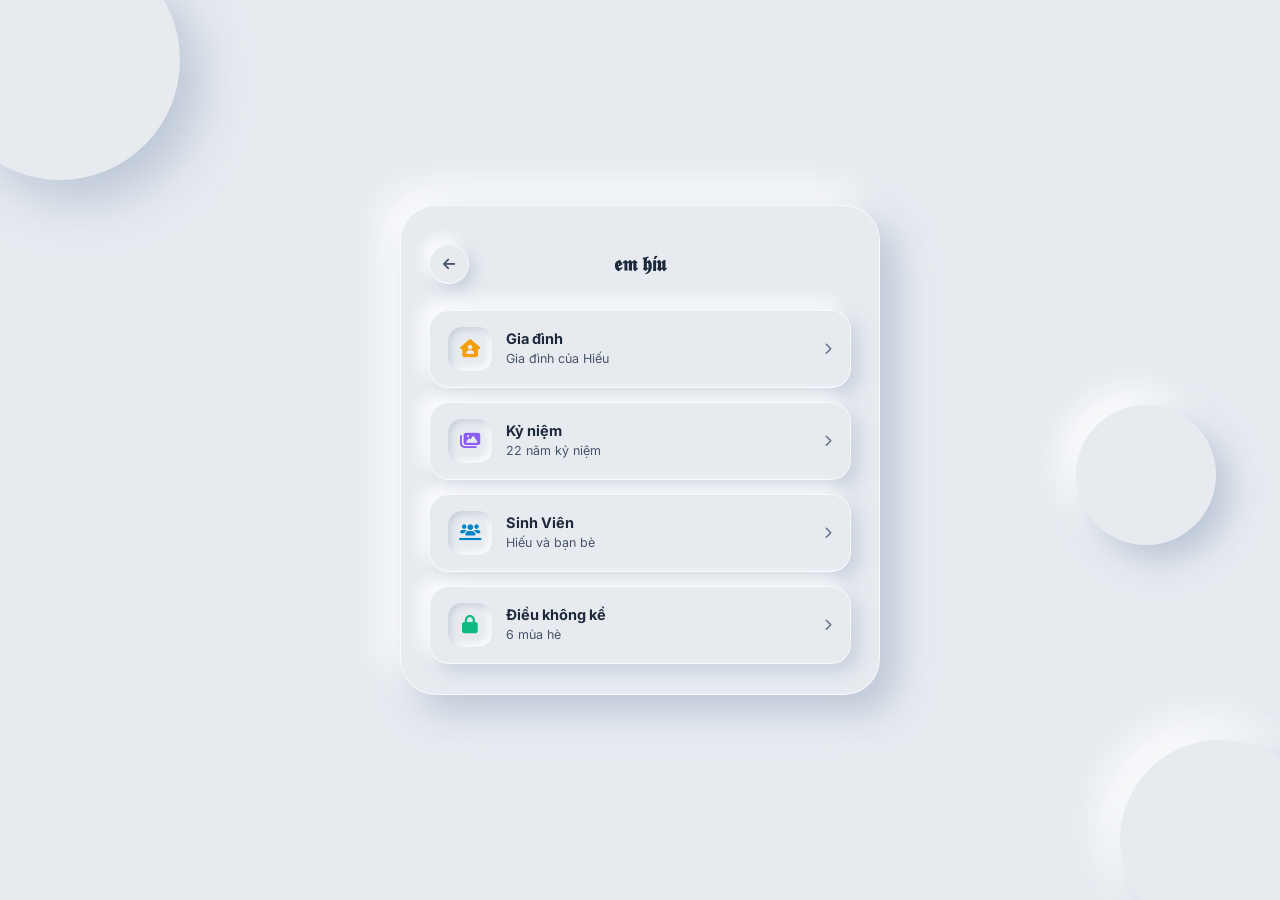
<file: friends.html>
<!DOCTYPE html>
<html lang="vi">

<head>
    <meta charset="UTF-8">
    <meta name="viewport" content="width=device-width, initial-scale=1.0">
    <title>Ban be - Trong Hieu</title>
    <meta name="description" content="Menu ban be cua Trong Hieu.">
    <link rel="canonical" href="https://tronghieu1201.github.io/bio_itme/friends.html">
    <link rel="icon" type="image/webp" href="https://res.cloudinary.com/dtpw5htqs/image/upload/v1782284174/4eae1994-3eea-4630-bc8e-10974bcad260_vvwupz.webp">
    <link rel="apple-touch-icon" href="https://res.cloudinary.com/dtpw5htqs/image/upload/v1782284174/4eae1994-3eea-4630-bc8e-10974bcad260_vvwupz.webp">
    <link rel="preconnect" href="https://fonts.googleapis.com">
    <link rel="preconnect" href="https://fonts.gstatic.com" crossorigin>
    <link href="https://fonts.googleapis.com/css2?family=Inter:wght@400;500;600;700&display=swap" rel="stylesheet">
    <link rel="stylesheet" href="https://cdnjs.cloudflare.com/ajax/libs/font-awesome/6.4.0/css/all.min.css">
    <link rel="stylesheet" href="style.css">
    <link rel="stylesheet" href="life.css">
</head>

<body>
    <div class="blob blob--1" aria-hidden="true"></div>
    <div class="blob blob--2" aria-hidden="true"></div>
    <div class="blob blob--3" aria-hidden="true"></div>

    <main class="bio-card life-page">
        <header class="life-header">
            <a href="./life.html" class="life-back" aria-label="Ve Goc ca nhan">
                <i class="fas fa-arrow-left" aria-hidden="true"></i>
            </a>
            <h1 class="life-title">𝖊𝖒 𝖍í𝖚</h1>
        </header>

        <section class="life-grid" aria-label="Danh muc ban be">
            <button type="button" class="life-card life-card--button life-card--family" data-locked-href="./family.html" data-key="Hieu2004@mmm" data-key-placeholder="" data-key-error="Chỉ có gia đình Hiếu mới mở được">
                <div class="life-card__icon"><i class="fas fa-house-user" aria-hidden="true"></i></div>
                <div class="life-card__body"><h2 class="life-card__title">Gia đình</h2><p class="life-card__desc">Gia đình của Hiếu</p></div>
                <i class="fas fa-chevron-right life-card__arrow" aria-hidden="true"></i>
            </button>
            <button type="button" class="life-card life-card--button" data-locked-href="./memories.html" data-key-placeholder="" data-key-error="Chỉ có bạn Hiếu mới mở được">
                <div class="life-card__icon"><i class="fas fa-images" aria-hidden="true"></i></div>
                <div class="life-card__body"><h2 class="life-card__title">Kỷ niệm</h2><p class="life-card__desc">22 năm kỷ niệm</p></div>
                <i class="fas fa-chevron-right life-card__arrow" aria-hidden="true"></i>
            </button>

            <button type="button" class="life-card life-card--button" data-locked-href="./students.html" data-key-placeholder="" data-key-error="Chỉ có bạn Hiếu mới mở được">
                <div class="life-card__icon"><i class="fas fa-users-line" aria-hidden="true"></i></div>
                <div class="life-card__body"><h2 class="life-card__title">Sinh Viên</h2><p class="life-card__desc">Hiếu và bạn bè</p></div>
                <i class="fas fa-chevron-right life-card__arrow" aria-hidden="true"></i>
            </button>

            <button type="button" class="life-card life-card--button life-card--secret" data-locked-href="./love-22.html" data-key="03421571650377144616" data-key-placeholder="" data-key-error="Chỉ có người đặc biệt mới mở được">
                <div class="life-card__icon"><i class="fas fa-lock" aria-hidden="true"></i></div>
                <div class="life-card__body"><h2 class="life-card__title">Điều không kể</h2><p class="life-card__desc">6 mùa hè</p></div>
                <i class="fas fa-chevron-right life-card__arrow" aria-hidden="true"></i>
            </button>
        </section>
    </main>

    <div class="key-modal" id="key-modal" role="dialog" aria-label="Nhap key" aria-hidden="true">
        <div class="key-modal__backdrop"></div>
        <article class="key-modal__card">
            <button type="button" class="key-modal__close" id="key-close" aria-label="Dong">&times;</button>
            <h2 class="key-modal__title">Xác nhận</h2>
            <form class="key-form" id="key-form">
                <input type="password" id="key-input" autocomplete="off" placeholder="">
                <button type="submit">Mở</button>
                <p class="key-modal__error" id="key-error" aria-live="polite"></p>
            </form>
        </article>
    </div>

    <script src="theme.js"></script>
    <script>
        (function () {
            var modal = document.getElementById('key-modal');
            var form = document.getElementById('key-form');
            var input = document.getElementById('key-input');
            var error = document.getElementById('key-error');
            var closeBtn = document.getElementById('key-close');
            var targetHref = '';
            var targetKey = '';
            var targetErrorMsg = '';
            var defaultPlaceholder = '';
            var KEY = '171209';

            function openModal(card) {
                targetHref = card ? card.getAttribute('data-locked-href') || '' : '';
                targetKey = card ? card.getAttribute('data-key') || KEY : KEY;
                targetErrorMsg = card ? card.getAttribute('data-key-error') || 'Nhập key trật lất' : 'Nhập key trật lất';
                if (input) input.setAttribute('placeholder', card ? card.getAttribute('data-key-placeholder') || defaultPlaceholder : defaultPlaceholder);
                if (error) error.textContent = '';
                if (input) input.value = '';
                document.body.classList.add('is-modal-open');
                modal.classList.add('is-open');
                modal.setAttribute('aria-hidden', 'false');
                setTimeout(function () { if (input) input.focus(); }, 60);
            }

            function closeModal() {
                document.body.classList.remove('is-modal-open');
                modal.classList.remove('is-open');
                modal.setAttribute('aria-hidden', 'true');
                targetHref = '';
                targetKey = '';
                targetErrorMsg = '';
                if (input) input.setAttribute('placeholder', defaultPlaceholder);
            }

            document.querySelectorAll('[data-locked-href]').forEach(function (card) {
                card.addEventListener('click', function () {
                    openModal(card);
                });
            });

            form.addEventListener('submit', function (e) {
                e.preventDefault();
                var keyValue = input.value.trim();
                if (!keyValue) {
                    error.innerHTML = 'Hãy nhập key';
                    input.focus();
                    return;
                }
                if (keyValue === targetKey && targetHref) {
                    window.location.href = targetHref;
                    return;
                }
                error.innerHTML = targetErrorMsg;
                input.select();
            });

            closeBtn.addEventListener('click', closeModal);
            modal.querySelector('.key-modal__backdrop').addEventListener('click', closeModal);
            document.addEventListener('keydown', function (e) {
                if (e.key === 'Escape') closeModal();
            });
        })();
    </script>
</body>

</html>
</file>
<file: style.css>
/* ========================================================
   STYLE.CSS – Trọng Hiếu Bio
   Neumorphism (Soft UI) Design System
   Color Distribution: 70% Base / 15% Shadow / 10% Text / 5% Accent
   ======================================================== */

/* ---------- Reset & Box Model ---------- */
*,
*::before,
*::after {
    margin: 0;
    padding: 0;
    box-sizing: border-box;
}

/* ---------- Neumorphism Design Tokens ---------- */
:root {
    /* 70% Base Canvas & Surface */
    --bg-base: #e7ebf0;
    --card-bg: #e7ebf0;
    --surface-sunken: #e2e7ee;

    /* 15% Dual Shadows (Light top-left, Muted bottom-right) */
    --shadow-light: rgba(255, 255, 255, 0.95);
    --shadow-dark: rgba(163, 177, 198, 0.65);
    --shadow-dark-subtle: rgba(163, 177, 198, 0.45);
    --shadow-dark-strong: rgba(150, 165, 186, 0.75);

    /* Neumorphic shadow presets */
    --neu-card: 16px 16px 36px var(--shadow-dark),
                -16px -16px 36px var(--shadow-light);
    
    --neu-raised: 8px 8px 18px var(--shadow-dark-subtle),
                 -8px -8px 18px var(--shadow-light);

    --neu-raised-hover: 10px 10px 22px var(--shadow-dark),
                       -10px -10px 22px var(--shadow-light);

    --neu-inset: inset 4px 4px 8px var(--shadow-dark),
                 inset -4px -4px 8px var(--shadow-light);

    --neu-inset-subtle: inset 3px 3px 6px var(--shadow-dark-subtle),
                        inset -3px -3px 6px var(--shadow-light);

    --neu-circle: 6px 6px 14px var(--shadow-dark-subtle),
                 -6px -6px 14px var(--shadow-light);

    --neu-circle-hover: 8px 8px 18px var(--shadow-dark),
                       -8px -8px 18px var(--shadow-light);

    --neu-circle-inset: inset 3px 3px 6px var(--shadow-dark),
                        inset -3px -3px 6px var(--shadow-light);

    /* 10% Typography & Iconography */
    --text-primary: #1e293b;       /* Dark slate / Charcoal */
    --text-secondary: #475569;     /* Slate */
    --text-muted: #64748b;         /* Muted Slate */
    --text-subtle: #94a3b8;

    /* 5% Accent CTA & Action Colors */
    --accent-blue: #3b82f6;
    --accent-blue-deep: #1d4ed8;
    --accent-gradient: linear-gradient(135deg, #3b82f6, #1d4ed8);
    --accent-glow: 0 10px 24px rgba(59, 130, 246, 0.38),
                   4px 4px 10px var(--shadow-dark-subtle),
                   -4px -4px 10px var(--shadow-light);

    /* Border highlight for crisp tactile finish */
    --neu-border: 1px solid rgba(255, 255, 255, 0.65);
    --neu-border-inset: 1px solid rgba(163, 177, 198, 0.2);

    /* Transitions */
    --transition-smooth: all 0.25s cubic-bezier(0.25, 0.8, 0.25, 1);
    --transition-fast: all 0.15s ease;
}

/* ---------- Global Body & Layout ---------- */
html {
    scroll-behavior: smooth;
    font-size: 16px;
}

body {
    font-family: 'Inter', -apple-system, BlinkMacSystemFont, 'Segoe UI', Roboto, Helvetica, Arial, sans-serif;
    background-color: var(--bg-base);
    color: var(--text-primary);
    min-height: 100vh;
    display: flex;
    justify-content: center;
    align-items: center;
    padding: 48px 16px;
    overflow-x: hidden;
    position: relative;
    -webkit-font-smoothing: antialiased;
    -moz-osx-font-smoothing: grayscale;
}

body.is-modal-open {
    overflow: hidden;
}

/* ---------- Neumorphic Background Decorative Shapes ---------- */
.blob,
.neu-shape {
    position: fixed;
    border-radius: 50%;
    background: var(--bg-base);
    pointer-events: none;
    z-index: 0;
    transition: transform 0.3s ease;
}

.blob--1,
.neu-shape--1 {
    display: block;
    width: 240px;
    height: 240px;
    top: -60px;
    left: -60px;
    box-shadow: 20px 20px 48px var(--shadow-dark),
                -20px -20px 48px var(--shadow-light);
    animation: neuFloat 12s ease-in-out infinite alternate;
}

.blob--2,
.neu-shape--2 {
    display: block;
    width: 200px;
    height: 200px;
    bottom: -40px;
    right: -40px;
    box-shadow: 18px 18px 42px var(--shadow-dark),
                -18px -18px 42px var(--shadow-light);
    animation: neuFloat 14s ease-in-out infinite alternate-reverse;
}

.blob--3,
.neu-shape--3 {
    display: block;
    width: 140px;
    height: 140px;
    top: 45%;
    right: 5%;
    box-shadow: 14px 14px 32px var(--shadow-dark),
                -14px -14px 32px var(--shadow-light);
    animation: neuFloat 16s ease-in-out infinite alternate;
}

@keyframes neuFloat {
    0% {
        transform: translate(0, 0) scale(1);
    }
    100% {
        transform: translate(18px, -18px) scale(1.04);
    }
}

/* ---------- Focus & Interactive Accessibility ---------- */
a,
button,
.link-btn,
.group-card,
.panel-back {
    -webkit-tap-highlight-color: transparent;
    touch-action: manipulation;
}

a:focus,
button:focus,
.link-btn:focus,
.group-card:focus,
.panel-back:focus {
    outline: none;
}

a:focus-visible,
button:focus-visible,
.link-btn:focus-visible,
.group-card:focus-visible,
.panel-back:focus-visible {
    outline: 2px solid var(--accent-blue);
    outline-offset: 3px;
}

/* ---------- Bio Card (Main Container) ---------- */
.bio-card {
    position: relative;
    z-index: 10;
    width: 100%;
    max-width: 440px;
    background: var(--card-bg);
    border: var(--neu-border);
    border-radius: 36px;
    padding: 38px 28px 32px;
    box-shadow: var(--neu-card);
    overflow: hidden;
    animation: neuCardEnter 0.6s cubic-bezier(0.22, 1, 0.36, 1) both;
    transition: opacity 0.2s ease, transform 0.2s ease;
}

.bio-card.is-exiting {
    opacity: 0;
    transform: translateY(8px) scale(0.98);
}

@keyframes neuCardEnter {
    from {
        opacity: 0;
        transform: translateY(24px) scale(0.96);
    }
    to {
        opacity: 1;
        transform: translateY(0) scale(1);
    }
}

/* ---------- Profile Header ---------- */
.profile-header {
    text-align: center;
    margin-bottom: 24px;
}

.avatar-ring {
    position: relative;
    width: 120px;
    height: 120px;
    margin: 0 auto 18px;
    border-radius: 50%;
    background: var(--bg-base);
    padding: 6px;
    border: var(--neu-border);
    box-shadow: var(--neu-card);
    display: flex;
    align-items: center;
    justify-content: center;
    overflow: hidden;
    transition: var(--transition-smooth);
}

.avatar-ring:hover {
    transform: translateY(-2px);
    box-shadow: 18px 18px 40px var(--shadow-dark),
                -18px -18px 40px var(--shadow-light);
}

.avatar-ring img,
.avatar-img {
    position: absolute;
    inset: 6px;
    width: calc(100% - 12px);
    height: calc(100% - 12px);
    border-radius: 50%;
    object-fit: cover;
    display: block;
    box-shadow: inset 2px 2px 5px rgba(0, 0, 0, 0.12);
    will-change: opacity, transform;
}

.avatar-img--1 {
    animation: avatarCycle1 2s cubic-bezier(0.4, 0, 0.2, 1) infinite;
}

.avatar-img--2 {
    animation: avatarCycle2 2s cubic-bezier(0.4, 0, 0.2, 1) infinite;
}

@keyframes avatarCycle1 {
    0%, 45% {
        opacity: 1;
        visibility: visible;
        transform: scale(1);
    }
    50%, 95% {
        opacity: 0;
        visibility: hidden;
        transform: scale(1.02);
    }
    100% {
        opacity: 1;
        visibility: visible;
        transform: scale(1);
    }
}

@keyframes avatarCycle2 {
    0%, 45% {
        opacity: 0;
        visibility: hidden;
        transform: scale(1.02);
    }
    50%, 95% {
        opacity: 1;
        visibility: visible;
        transform: scale(1);
    }
    100% {
        opacity: 0;
        visibility: hidden;
        transform: scale(1.02);
    }
}

.profile-name {
    font-size: 22px;
    font-weight: 700;
    color: var(--text-primary);
    letter-spacing: -0.4px;
    margin-bottom: 2px;
    display: inline-block;
}

.profile-name-btn {
    border: 0;
    background: transparent;
    font-family: inherit;
    cursor: pointer;
    padding: 6px 14px;
    border-radius: 16px;
    transition: var(--transition-smooth);
    color: var(--text-primary);
}

.profile-name-btn:hover {
    color: var(--accent-blue-deep);
    background: var(--bg-base);
    box-shadow: var(--neu-inset-subtle);
}

.profile-name-btn:active {
    box-shadow: var(--neu-inset);
    transform: scale(0.98);
}

/* ---------- Navigation Hub (Main Categories) ---------- */
.link-hub {
    display: flex;
    flex-direction: column;
    gap: 14px;
    margin-bottom: 8px;
    transition: opacity 0.2s ease, transform 0.2s ease;
}

.link-hub.is-hidden {
    display: none;
}

.group-card {
    display: flex;
    align-items: center;
    width: 100%;
    gap: 16px;
    padding: 15px 18px;
    border-radius: 20px;
    border: var(--neu-border);
    background: var(--card-bg);
    color: var(--text-primary);
    box-shadow: var(--neu-raised);
    font: inherit;
    text-align: left;
    text-decoration: none;
    cursor: pointer;
    position: relative;
    overflow: hidden;
    transition: var(--transition-smooth);
}

.group-card:hover {
    transform: translateY(-2px);
    box-shadow: var(--neu-raised-hover);
    border-color: rgba(255, 255, 255, 0.85);
}

.group-card:active {
    transform: translateY(0);
    box-shadow: var(--neu-inset);
}

.group-card.is-active {
    box-shadow: var(--neu-inset);
    background: var(--surface-sunken);
}

.group-card__icon {
    width: 44px;
    height: 44px;
    display: inline-flex;
    align-items: center;
    justify-content: center;
    border-radius: 14px;
    background: var(--bg-base);
    box-shadow: var(--neu-inset-subtle);
    flex-shrink: 0;
    transition: var(--transition-smooth);
}

.group-card:hover .group-card__icon {
    box-shadow: var(--neu-raised);
}

.group-card__img {
    width: 24px;
    height: 24px;
    object-fit: contain;
    display: block;
}

.group-card__body {
    display: grid;
    min-width: 0;
    flex: 1;
}

.group-card__title {
    font-size: 15px;
    font-weight: 600;
    color: var(--text-primary);
    letter-spacing: -0.2px;
}

.group-card__arrow {
    font-size: 13px;
    color: var(--text-muted);
    flex-shrink: 0;
    transition: var(--transition-smooth);
}

.group-card:hover .group-card__arrow {
    transform: translateX(3px);
    color: var(--accent-blue);
}

/* ---------- Panels & Transition Animation ---------- */
.link-panel {
    display: none;
    margin-bottom: 8px;
    opacity: 0;
    transform: translateY(12px);
    transition: opacity 0.22s ease, transform 0.22s ease;
}

.link-panel.is-open {
    display: block;
    opacity: 1;
    transform: translateY(0);
    animation: neuPanelEnter 0.28s cubic-bezier(0.25, 0.8, 0.25, 1) both;
}

@keyframes neuPanelEnter {
    from {
        opacity: 0;
        transform: translateY(14px);
    }
    to {
        opacity: 1;
        transform: translateY(0);
    }
}

.panel-back {
    display: inline-flex;
    align-items: center;
    justify-content: center;
    width: 42px;
    height: 42px;
    margin-bottom: 16px;
    border-radius: 50%;
    border: var(--neu-border);
    background: var(--bg-base);
    box-shadow: var(--neu-circle);
    color: var(--text-secondary);
    font: inherit;
    font-size: 15px;
    font-weight: 700;
    cursor: pointer;
    transition: var(--transition-smooth);
}

.panel-back:hover {
    color: var(--accent-blue-deep);
    transform: translateX(-3px);
    box-shadow: var(--neu-circle-hover);
}

.panel-back:active {
    transform: translateX(-1px);
    box-shadow: var(--neu-circle-inset);
}

/* ---------- Link Buttons Inside Panels ---------- */
.link-group__list {
    display: flex;
    flex-direction: column;
    gap: 12px;
}

.link-btn {
    display: flex;
    align-items: center;
    gap: 14px;
    width: 100%;
    padding: 14px 18px;
    border-radius: 18px;
    border: var(--neu-border);
    background: var(--card-bg);
    box-shadow: var(--neu-raised);
    color: var(--text-primary);
    text-decoration: none;
    font-size: 14px;
    font-weight: 600;
    letter-spacing: -0.1px;
    position: relative;
    overflow: hidden;
    cursor: pointer;
    transition: var(--transition-smooth);
    border: 0;
    font-family: inherit;
    text-align: left;
}

.link-btn:hover {
    transform: translateY(-2px);
    box-shadow: var(--neu-raised-hover);
}

.link-btn:active {
    transform: translateY(0);
    box-shadow: var(--neu-inset);
}

.link-btn i {
    font-size: 18px;
    width: 36px;
    height: 36px;
    display: inline-flex;
    align-items: center;
    justify-content: center;
    border-radius: 12px;
    background: var(--bg-base);
    box-shadow: var(--neu-inset-subtle);
    flex-shrink: 0;
    transition: var(--transition-smooth);
}

.link-btn:hover i {
    box-shadow: var(--neu-raised);
}

.link-btn__img {
    width: 36px;
    height: 36px;
    object-fit: cover;
    border-radius: 12px;
    background: var(--bg-base);
    box-shadow: var(--neu-inset-subtle);
    flex-shrink: 0;
    display: block;
    transition: var(--transition-smooth);
}

.link-btn:hover .link-btn__img {
    box-shadow: var(--neu-raised);
    transform: scale(1.04);
}

/* Brand Icon Colors */
.link-btn--facebook i    { color: #1877f2; }
.link-btn--instagram i   { color: #e1306c; }
.link-btn--telegram i    { color: #229ed9; }
.link-btn--linkedin i    { color: #0a66c2; }
.link-btn--github i      { color: #24292f; }
.link-btn--zalo i        { color: #0068ff; }
.link-btn--locket i      { color: #f59e0b; }
.link-btn--email i       { color: #ea4335; }
.link-btn--whatsapp i    { color: #25d366; }
.link-btn--tiktok i      { color: #111827; }

/* Primary CTA Accent Button (Vibrant Royal Blue Gradient) */
.link-btn--primary,
.cta-button {
    background: var(--accent-gradient);
    color: #ffffff !important;
    border: none;
    box-shadow: var(--accent-glow);
    font-weight: 700;
}

.link-btn--primary:hover,
.cta-button:hover {
    transform: translateY(-2px);
    box-shadow: 0 14px 28px rgba(59, 130, 246, 0.48),
                4px 4px 12px var(--shadow-dark-subtle),
                -4px -4px 12px var(--shadow-light);
}

.link-btn--primary:active,
.cta-button:active {
    transform: translateY(0);
    box-shadow: inset 0 3px 6px rgba(0, 0, 0, 0.25);
}

.link-btn--primary i,
.cta-button i {
    background: rgba(255, 255, 255, 0.2);
    color: #ffffff;
    box-shadow: none;
}

/* ---------- QR Lightbox Modal ---------- */
.lightbox {
    position: fixed;
    inset: 0;
    z-index: 2000;
    display: flex;
    align-items: center;
    justify-content: center;
    padding: 20px;
    opacity: 0;
    visibility: hidden;
    transition: opacity 0.28s ease, visibility 0.28s ease;
}

.lightbox.is-open {
    opacity: 1;
    visibility: visible;
}

.lightbox__backdrop {
    position: absolute;
    inset: 0;
    background: rgba(30, 41, 59, 0.45);
    backdrop-filter: blur(8px);
    -webkit-backdrop-filter: blur(8px);
}

.lightbox__content {
    position: relative;
    z-index: 1;
    background: var(--bg-base);
    border: var(--neu-border);
    border-radius: 28px;
    padding: 20px;
    box-shadow: 20px 20px 48px var(--shadow-dark-strong),
                -20px -20px 48px var(--shadow-light);
    transform: scale(0.92) translateY(12px);
    opacity: 0;
    text-align: center;
    transition: transform 0.3s cubic-bezier(0.22, 1, 0.36, 1), opacity 0.3s ease;
}

.lightbox.is-open .lightbox__content {
    transform: scale(1) translateY(0);
    opacity: 1;
}

.lightbox__close {
    position: absolute;
    top: 12px;
    right: 12px;
    width: 32px;
    height: 32px;
    border: var(--neu-border);
    border-radius: 50%;
    background: var(--bg-base);
    box-shadow: var(--neu-circle);
    color: var(--text-muted);
    font-size: 18px;
    line-height: 1;
    cursor: pointer;
    display: flex;
    align-items: center;
    justify-content: center;
    z-index: 2;
    transition: var(--transition-smooth);
}

.lightbox__close:hover {
    color: var(--accent-blue-deep);
    box-shadow: var(--neu-circle-hover);
    transform: scale(1.06);
}

.lightbox__close:active {
    box-shadow: var(--neu-circle-inset);
    transform: scale(0.96);
}

.lightbox__img {
    width: 250px;
    height: 250px;
    border-radius: 18px;
    background: #ffffff;
    padding: 12px;
    box-shadow: var(--neu-inset);
    object-fit: contain;
    display: block;
    margin: 0 auto;
}

/* ---------- QR Choice Confirmation Modal ---------- */
.qr-choice-modal {
    position: fixed;
    inset: 0;
    z-index: 2050;
    display: flex;
    align-items: center;
    justify-content: center;
    padding: 20px;
    opacity: 0;
    visibility: hidden;
    transition: opacity 0.28s ease, visibility 0.28s ease;
}

.qr-choice-modal.is-open {
    opacity: 1;
    visibility: visible;
}

.qr-choice-modal__backdrop {
    position: absolute;
    inset: 0;
    background: rgba(30, 41, 59, 0.45);
    backdrop-filter: blur(8px);
    -webkit-backdrop-filter: blur(8px);
}

.qr-choice-modal__card {
    position: relative;
    z-index: 1;
    width: min(calc(100vw - 40px), 320px);
    background: var(--bg-base);
    border: var(--neu-border);
    border-radius: 26px;
    padding: 22px 18px 18px;
    box-shadow: 18px 18px 40px var(--shadow-dark-strong),
                -18px -18px 40px var(--shadow-light);
    transform: scale(0.92) translateY(10px);
    opacity: 0;
    text-align: center;
    transition: transform 0.3s cubic-bezier(0.22, 1, 0.36, 1), opacity 0.3s ease;
}

.qr-choice-modal.is-open .qr-choice-modal__card {
    transform: scale(1) translateY(0);
    opacity: 1;
}

.qr-choice-modal__close {
    position: absolute;
    top: 12px;
    right: 12px;
    width: 30px;
    height: 30px;
    border: var(--neu-border);
    border-radius: 50%;
    background: var(--bg-base);
    box-shadow: var(--neu-circle);
    color: var(--text-muted);
    font-size: 17px;
    line-height: 1;
    cursor: pointer;
    display: flex;
    align-items: center;
    justify-content: center;
    transition: var(--transition-smooth);
}

.qr-choice-modal__close:hover {
    color: var(--accent-blue-deep);
    box-shadow: var(--neu-circle-hover);
    transform: scale(1.06);
}

.qr-choice-modal__close:active {
    box-shadow: var(--neu-circle-inset);
    transform: scale(0.96);
}

.qr-choice-modal__header {
    margin-bottom: 16px;
}

.qr-choice-modal__icon {
    width: 44px;
    height: 44px;
    margin: 0 auto 10px;
    border-radius: 14px;
    background: var(--bg-base);
    box-shadow: var(--neu-circle);
    display: flex;
    align-items: center;
    justify-content: center;
    font-size: 20px;
    color: var(--accent-blue);
}

.qr-choice-modal__title {
    font-size: 14.5px;
    font-weight: 700;
    color: var(--text-primary);
    line-height: 1.4;
    letter-spacing: -0.2px;
}

.qr-choice-modal__actions {
    display: flex;
    gap: 10px;
}

.qr-choice-btn {
    flex: 1;
    display: inline-flex;
    align-items: center;
    justify-content: center;
    gap: 6px;
    padding: 10px 12px;
    border-radius: 14px;
    border: var(--neu-border);
    background: var(--card-bg);
    color: var(--text-primary);
    box-shadow: var(--neu-raised);
    font-family: inherit;
    font-size: 13px;
    font-weight: 600;
    white-space: nowrap;
    cursor: pointer;
    transition: var(--transition-smooth);
}

.qr-choice-btn i {
    font-size: 13px;
}

.qr-choice-btn:hover {
    transform: translateY(-2px);
    box-shadow: var(--neu-raised-hover);
}

.qr-choice-btn:active {
    transform: translateY(0);
    box-shadow: var(--neu-inset);
}

.qr-choice-btn--yes {
    background: var(--accent-gradient);
    color: #ffffff;
    border: none;
    box-shadow: var(--accent-glow);
}

.qr-choice-btn--yes:hover {
    box-shadow: 0 10px 22px rgba(59, 130, 246, 0.45),
                3px 3px 8px var(--shadow-dark-subtle),
                -3px -3px 8px var(--shadow-light);
}

.qr-choice-btn--yes:active {
    box-shadow: inset 0 3px 6px rgba(0, 0, 0, 0.25);
}

.qr-choice-btn--no {
    color: var(--text-secondary);
}

.qr-choice-btn--no:hover {
    color: var(--text-primary);
}

/* ---------- Profile Info Modal ---------- */
.profile-modal {
    position: fixed;
    inset: 0;
    z-index: 2100;
    display: flex;
    align-items: center;
    justify-content: center;
    padding: 20px;
    opacity: 0;
    visibility: hidden;
    transition: opacity 0.28s ease, visibility 0.28s ease;
}

.profile-modal.is-open {
    opacity: 1;
    visibility: visible;
}

.profile-modal__backdrop {
    position: absolute;
    inset: 0;
    background: rgba(30, 41, 59, 0.45);
    backdrop-filter: blur(8px);
    -webkit-backdrop-filter: blur(8px);
}

.profile-modal__card {
    position: relative;
    z-index: 1;
    width: min(100%, 380px);
    background: var(--bg-base);
    border: var(--neu-border);
    border-radius: 32px;
    padding: 28px 24px 26px;
    box-shadow: 20px 20px 48px var(--shadow-dark-strong),
                -20px -20px 48px var(--shadow-light);
    transform: scale(0.92) translateY(14px);
    opacity: 0;
    transition: transform 0.3s cubic-bezier(0.22, 1, 0.36, 1), opacity 0.3s ease;
}

.profile-modal.is-open .profile-modal__card {
    transform: scale(1) translateY(0);
    opacity: 1;
}

.profile-modal__close {
    position: absolute;
    top: 18px;
    right: 18px;
    width: 36px;
    height: 36px;
    border: var(--neu-border);
    border-radius: 50%;
    background: var(--bg-base);
    box-shadow: var(--neu-circle);
    color: var(--text-muted);
    font-size: 20px;
    line-height: 1;
    cursor: pointer;
    display: flex;
    align-items: center;
    justify-content: center;
    transition: var(--transition-smooth);
}

.profile-modal__close:hover {
    color: var(--accent-blue-deep);
    box-shadow: var(--neu-circle-hover);
    transform: scale(1.06);
}

.profile-modal__close:active {
    box-shadow: var(--neu-circle-inset);
    transform: scale(0.96);
}

.profile-modal__title {
    font-size: 18px;
    font-weight: 700;
    color: var(--text-primary);
    margin-bottom: 16px;
    letter-spacing: -0.3px;
}

.profile-modal__content {
    background: var(--bg-base);
    box-shadow: var(--neu-inset-subtle);
    border-radius: 18px;
    padding: 20px 16px;
    display: flex;
    align-items: center;
    justify-content: center;
}

.profile-modal__empty {
    font-size: 14px;
    font-weight: 600;
    color: var(--text-secondary);
    text-align: center;
    line-height: 1.5;
}

/* ---------- Toast Notification ---------- */
.toast {
    position: fixed;
    bottom: 32px;
    left: 50%;
    transform: translateX(-50%) translateY(20px);
    background: var(--accent-gradient);
    color: #ffffff;
    padding: 12px 24px;
    border-radius: 50px;
    font-size: 14px;
    font-weight: 600;
    box-shadow: var(--accent-glow);
    opacity: 0;
    visibility: hidden;
    transition: opacity 0.3s ease, transform 0.3s ease, visibility 0.3s ease;
    z-index: 3000;
    pointer-events: none;
    letter-spacing: -0.1px;
}

.toast.is-visible {
    opacity: 1;
    visibility: visible;
    transform: translateX(-50%) translateY(0);
}

/* ---------- Responsive Layout ---------- */
@media (max-width: 480px) {
    body {
        padding: 32px 14px;
    }

    .bio-card {
        border-radius: 28px;
        padding: 30px 20px 26px;
        box-shadow: 12px 12px 28px var(--shadow-dark),
                    -12px -12px 28px var(--shadow-light);
    }

    .avatar-ring {
        width: 106px;
        height: 106px;
        margin-bottom: 14px;
    }

    .profile-name {
        font-size: 20px;
    }

    .group-card {
        padding: 13px 15px;
        border-radius: 16px;
        gap: 12px;
    }

    .group-card__icon {
        width: 38px;
        height: 38px;
        border-radius: 12px;
    }

    .group-card__img {
        width: 20px;
        height: 20px;
    }

    .group-card__title {
        font-size: 14px;
    }

    .link-btn {
        padding: 12px 14px;
        border-radius: 15px;
        font-size: 13.5px;
    }

    .link-btn i,
    .link-btn__img {
        width: 32px;
        height: 32px;
        font-size: 16px;
        border-radius: 10px;
    }

    .lightbox__content {
        padding: 14px;
        border-radius: 22px;
    }

    .lightbox__img {
        width: 210px;
        height: 210px;
    }

    .qr-choice-modal__card {
        width: min(calc(100vw - 32px), 300px);
        padding: 18px 14px 15px;
        border-radius: 22px;
    }

    .qr-choice-modal__icon {
        width: 38px;
        height: 38px;
        font-size: 17px;
        margin-bottom: 8px;
        border-radius: 12px;
    }

    .qr-choice-modal__title {
        font-size: 13.5px;
    }

    .qr-choice-btn {
        padding: 9px 10px;
        font-size: 12px;
        border-radius: 12px;
    }
}

/* ---------- Accessibility: Prefers Reduced Motion ---------- */
@media (prefers-reduced-motion: reduce) {
    *,
    *::before,
    *::after {
        animation-duration: 0.01ms !important;
        animation-iteration-count: 1 !important;
        transition-duration: 0.01ms !important;
        scroll-behavior: auto !important;
    }

    .blob,
    .neu-shape {
        animation: none !important;
    }
}
</file>
<file: life.css>
/* ========================================================
   LIFE.CSS – Góc cá nhân (Neumorphism Design System)
   ======================================================== */

.life-page {
    max-width: 480px;
    padding: 36px 28px 30px;
}

/* ---------- Life Header ---------- */
.life-header {
    text-align: center;
    margin-bottom: 24px;
    position: relative;
    min-height: 44px;
    display: flex;
    align-items: center;
    justify-content: center;
}

.life-back {
    position: absolute;
    left: 0;
    top: 50%;
    transform: translateY(-50%);
    display: inline-flex;
    align-items: center;
    justify-content: center;
    width: 40px;
    height: 40px;
    border-radius: 50%;
    border: var(--neu-border);
    background: var(--bg-base);
    box-shadow: var(--neu-circle);
    color: var(--text-secondary);
    text-decoration: none;
    font-size: 14px;
    font-weight: 700;
    transition: var(--transition-smooth);
}

.life-back:hover {
    color: var(--accent-blue-deep);
    transform: translate(-3px, -50%);
    box-shadow: var(--neu-circle-hover);
}

.life-back:active {
    box-shadow: var(--neu-circle-inset);
    transform: translate(0, -50%);
}

.life-title {
    font-size: 20px;
    font-weight: 700;
    color: var(--text-primary);
    margin: 0;
    letter-spacing: -0.3px;
}

.life-subtitle {
    font-size: 13px;
    color: var(--text-muted);
    margin-top: 4px;
}

/* ---------- Category Cards ---------- */
.life-grid {
    display: flex;
    flex-direction: column;
    gap: 14px;
}

.life-card {
    display: grid;
    grid-template-columns: 44px minmax(0, 1fr) 14px;
    align-items: center;
    gap: 14px;
    width: 100%;
    padding: 16px 18px;
    border-radius: 20px;
    border: var(--neu-border);
    background: var(--card-bg);
    color: var(--text-primary);
    box-shadow: var(--neu-raised);
    font-family: inherit;
    text-decoration: none;
    text-align: left;
    cursor: pointer;
    transition: var(--transition-smooth);
}

.life-card:hover {
    transform: translateY(-2px);
    box-shadow: var(--neu-raised-hover);
}

.life-card:active {
    transform: translateY(0);
    box-shadow: var(--neu-inset);
}

.life-card__icon {
    width: 44px;
    height: 44px;
    display: inline-flex;
    align-items: center;
    justify-content: center;
    border-radius: 14px;
    background: var(--bg-base);
    box-shadow: var(--neu-inset-subtle);
    flex-shrink: 0;
    transition: var(--transition-smooth);
}

.life-card:hover .life-card__icon {
    box-shadow: var(--neu-raised);
}

.life-card__icon i {
    font-size: 18px;
}

.life-card:nth-child(1) .life-card__icon i { color: #f59e0b; }
.life-card:nth-child(2) .life-card__icon i { color: #8b5cf6; }
.life-card:nth-child(3) .life-card__icon i { color: #0284c7; }
.life-card:nth-child(4) .life-card__icon i { color: #10b981; }
.life-card:nth-child(5) .life-card__icon i,
#card-join .life-card__icon i { color: #3b82f6; }

.life-card__body {
    display: grid;
    gap: 3px;
    min-width: 0;
}

.life-card__title {
    font-size: 14.5px;
    font-weight: 700;
    color: var(--text-primary);
    margin: 0;
}

.life-card__desc {
    font-size: 12.5px;
    line-height: 1.4;
    color: var(--text-secondary);
}

.life-card__arrow {
    justify-self: end;
    font-size: 12px;
    color: var(--text-muted);
    transition: var(--transition-smooth);
}

.life-card:hover .life-card__arrow {
    transform: translateX(3px);
    color: var(--accent-blue);
}

/* ---------- Gallery Overlay ---------- */
.gallery-overlay {
    position: fixed;
    inset: 0;
    z-index: 2000;
    background: rgba(30, 41, 59, 0.45);
    backdrop-filter: blur(8px);
    -webkit-backdrop-filter: blur(8px);
    display: flex;
    align-items: center;
    justify-content: center;
    opacity: 0;
    visibility: hidden;
    transition: opacity 0.28s ease, visibility 0.28s ease;
    padding: 20px;
}

.gallery-overlay.is-open {
    opacity: 1;
    visibility: visible;
}

.gallery-panel {
    width: 100%;
    max-width: 580px;
    max-height: 85vh;
    background: var(--bg-base);
    border: var(--neu-border);
    border-radius: 32px;
    padding: 28px 24px;
    box-shadow: 20px 20px 48px var(--shadow-dark-strong),
                -20px -20px 48px var(--shadow-light);
    overflow-y: auto;
    transform: scale(0.92) translateY(14px);
    transition: transform 0.3s cubic-bezier(0.22, 1, 0.36, 1);
}

.gallery-overlay.is-open .gallery-panel {
    transform: scale(1) translateY(0);
}

.gallery-panel__header {
    display: flex;
    align-items: center;
    justify-content: space-between;
    margin-bottom: 20px;
}

.gallery-panel__title {
    font-size: 18px;
    font-weight: 700;
    color: var(--text-primary);
}

.gallery-panel__close {
    width: 36px;
    height: 36px;
    border-radius: 50%;
    border: var(--neu-border);
    background: var(--bg-base);
    box-shadow: var(--neu-circle);
    color: var(--text-muted);
    font-size: 20px;
    cursor: pointer;
    display: flex;
    align-items: center;
    justify-content: center;
    transition: var(--transition-smooth);
}

.gallery-panel__close:hover {
    color: var(--accent-blue-deep);
    box-shadow: var(--neu-circle-hover);
    transform: scale(1.06);
}

.gallery-panel__close:active {
    box-shadow: var(--neu-circle-inset);
    transform: scale(0.96);
}

.gallery-panel__grid {
    display: grid;
    grid-template-columns: repeat(auto-fill, minmax(130px, 1fr));
    gap: 12px;
}

.gallery-panel__grid[data-mode="thoughts"] {
    grid-template-columns: repeat(auto-fit, minmax(54px, 1fr));
    gap: 10px;
}

.thoughts-number-btn {
    min-height: 46px;
    aspect-ratio: 1.25;
    border: var(--neu-border);
    background: var(--bg-base);
    box-shadow: var(--neu-raised);
    color: var(--text-primary);
    border-radius: 14px;
    display: flex;
    align-items: center;
    justify-content: center;
    font-size: 14px;
    font-weight: 700;
    cursor: pointer;
    transition: var(--transition-smooth);
}

.thoughts-number-btn:hover {
    transform: translateY(-2px);
    box-shadow: var(--neu-raised-hover);
    color: var(--accent-blue-deep);
}

.thoughts-number-btn.is-active {
    box-shadow: var(--neu-inset);
    color: var(--accent-blue);
    background: var(--surface-sunken);
}

.gallery-panel__quote {
    margin-top: 18px;
    padding: 18px 20px;
    border-radius: 18px;
    background: var(--bg-base);
    box-shadow: var(--neu-inset-subtle);
    color: var(--text-primary);
    line-height: 1.65;
    font-size: 14px;
    display: none;
}

.gallery-panel__quote.is-visible {
    display: block;
}

/* ---------- Forms & Modals inside Life ---------- */
.join-modal,
.key-modal {
    position: fixed;
    inset: 0;
    z-index: 2300;
    display: flex;
    align-items: center;
    justify-content: center;
    padding: 20px;
    opacity: 0;
    visibility: hidden;
    transition: opacity 0.28s ease, visibility 0.28s ease;
}

.join-modal.is-open,
.key-modal.is-open {
    opacity: 1;
    visibility: visible;
}

.join-modal__backdrop,
.key-modal__backdrop {
    position: absolute;
    inset: 0;
    background: rgba(30, 41, 59, 0.45);
    backdrop-filter: blur(8px);
}

.join-modal__card,
.key-modal__card {
    position: relative;
    z-index: 1;
    width: min(100%, 390px);
    border-radius: 32px;
    padding: 28px 24px 26px;
    background: var(--bg-base);
    border: var(--neu-border);
    box-shadow: 20px 20px 48px var(--shadow-dark-strong),
                -20px -20px 48px var(--shadow-light);
    color: var(--text-primary);
    transform: translateY(14px) scale(0.92);
    transition: transform 0.3s cubic-bezier(0.22, 1, 0.36, 1);
}

.join-modal.is-open .join-modal__card,
.key-modal.is-open .key-modal__card {
    transform: translateY(0) scale(1);
}

.join-modal__close,
.key-modal__close {
    position: absolute;
    top: 18px;
    right: 18px;
    width: 36px;
    height: 36px;
    border: var(--neu-border);
    border-radius: 50%;
    background: var(--bg-base);
    box-shadow: var(--neu-circle);
    color: var(--text-muted);
    font-size: 20px;
    line-height: 1;
    cursor: pointer;
    display: flex;
    align-items: center;
    justify-content: center;
    transition: var(--transition-smooth);
}

.join-modal__close:hover,
.key-modal__close:hover {
    color: var(--accent-blue-deep);
    box-shadow: var(--neu-circle-hover);
    transform: scale(1.06);
}

.join-modal__title,
.key-modal__title {
    font-size: 18px;
    font-weight: 700;
    color: var(--text-primary);
    margin-bottom: 8px;
    padding-right: 36px;
}

.join-modal__note,
.key-modal__note {
    font-size: 13px;
    color: var(--text-secondary);
    margin-bottom: 16px;
    line-height: 1.5;
}

.join-form__field input,
.key-form input {
    width: 100%;
    min-height: 46px;
    border-radius: 16px;
    border: var(--neu-border-inset);
    background: var(--bg-base);
    box-shadow: var(--neu-inset);
    color: var(--text-primary);
    font: inherit;
    padding: 0 16px;
    outline: none;
    transition: var(--transition-smooth);
}

.join-form__field input:focus,
.key-form input:focus {
    box-shadow: inset 5px 5px 10px var(--shadow-dark),
                inset -5px -5px 10px var(--shadow-light);
    border-color: rgba(59, 130, 246, 0.4);
}

.join-form__submit,
.key-form button {
    min-height: 46px;
    margin-top: 6px;
    border: 0;
    border-radius: 16px;
    background: var(--accent-gradient);
    color: #ffffff;
    font: inherit;
    font-weight: 700;
    box-shadow: var(--accent-glow);
    cursor: pointer;
    transition: var(--transition-smooth);
}

.join-form__submit:hover,
.key-form button:hover {
    transform: translateY(-2px);
    box-shadow: 0 14px 28px rgba(59, 130, 246, 0.48);
}

.join-form__submit:active,
.key-form button:active {
    transform: translateY(0);
    box-shadow: inset 0 3px 6px rgba(0, 0, 0, 0.25);
}

/* ---------- Responsive ---------- */
@media (max-width: 480px) {
    .life-page {
        padding: 28px 18px 24px;
        border-radius: 28px;
    }

    .life-card {
        grid-template-columns: 38px minmax(0, 1fr) 12px;
        padding: 13px 15px;
        border-radius: 16px;
    }

    .life-card__icon {
        width: 38px;
        height: 38px;
        border-radius: 12px;
    }

    .life-card__icon i {
        font-size: 16px;
    }

    .gallery-panel {
        padding: 20px 16px;
        border-radius: 26px;
    }
}
</file>
